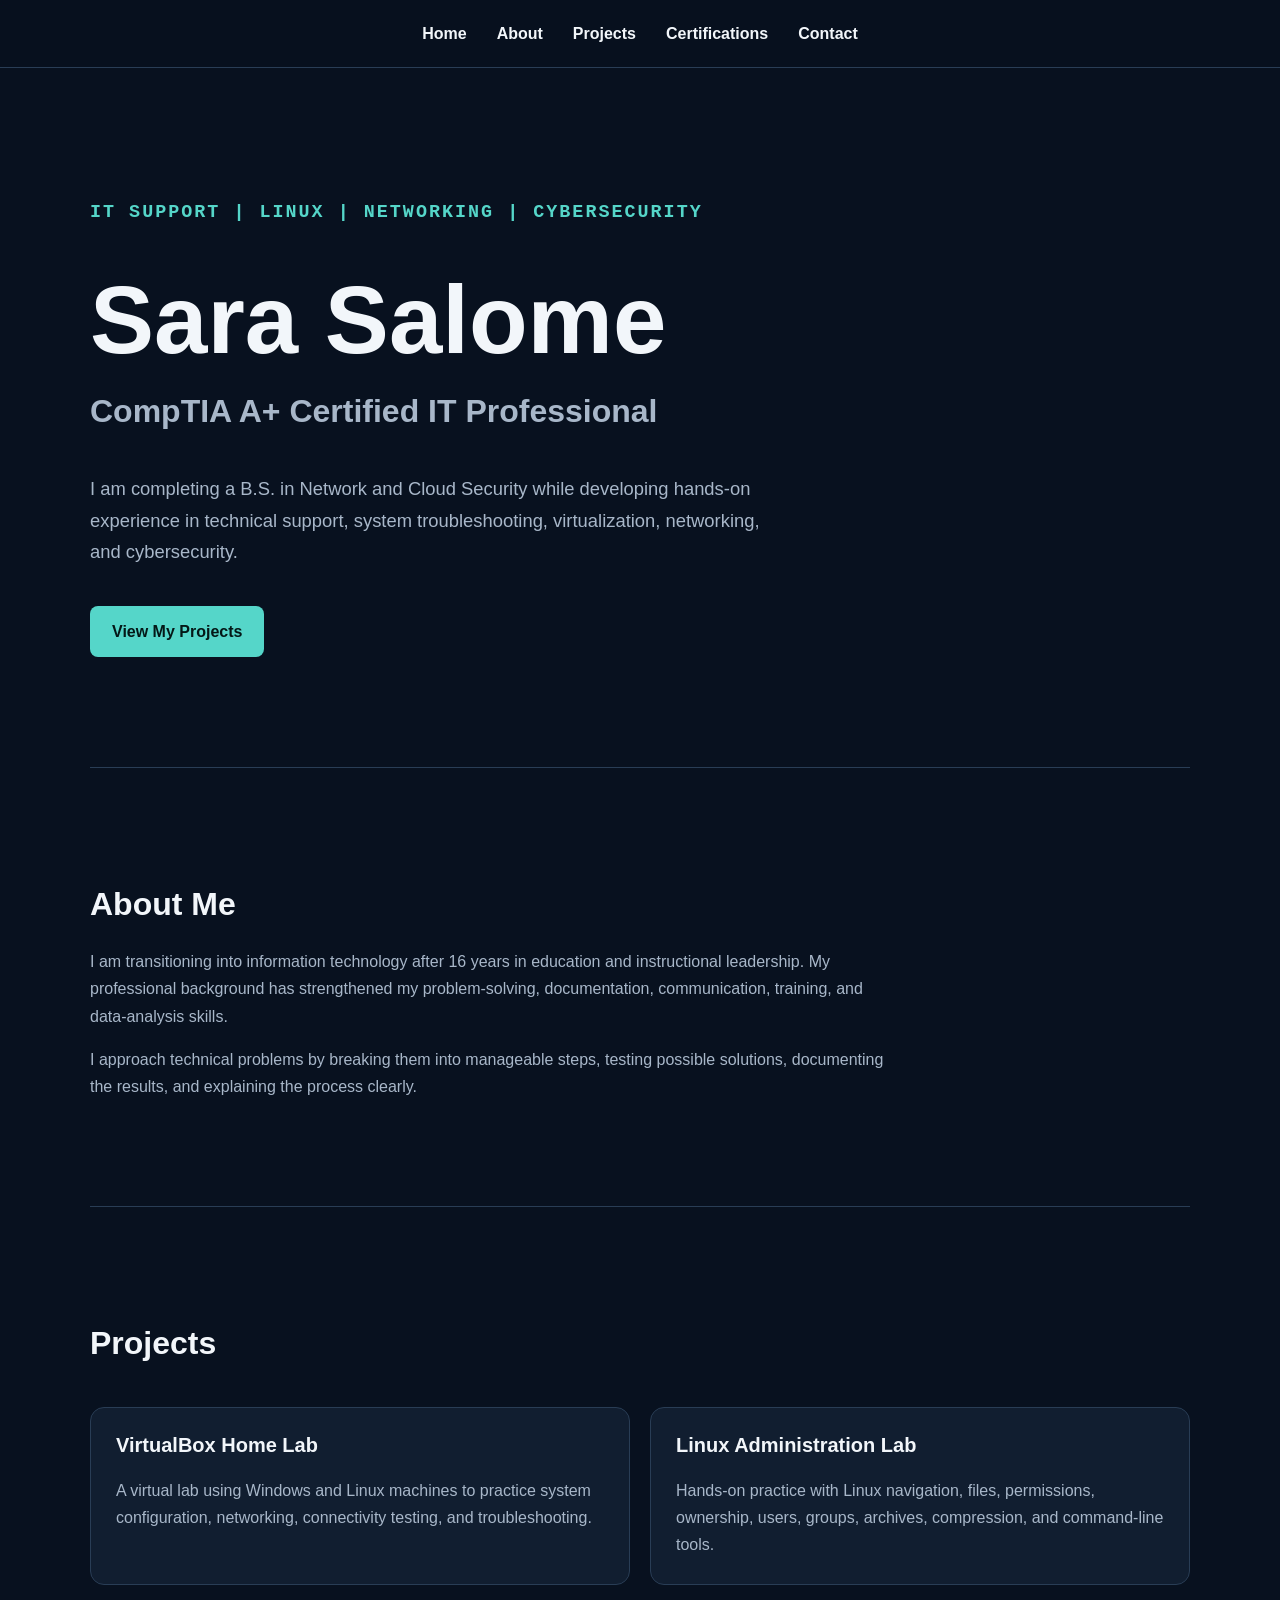
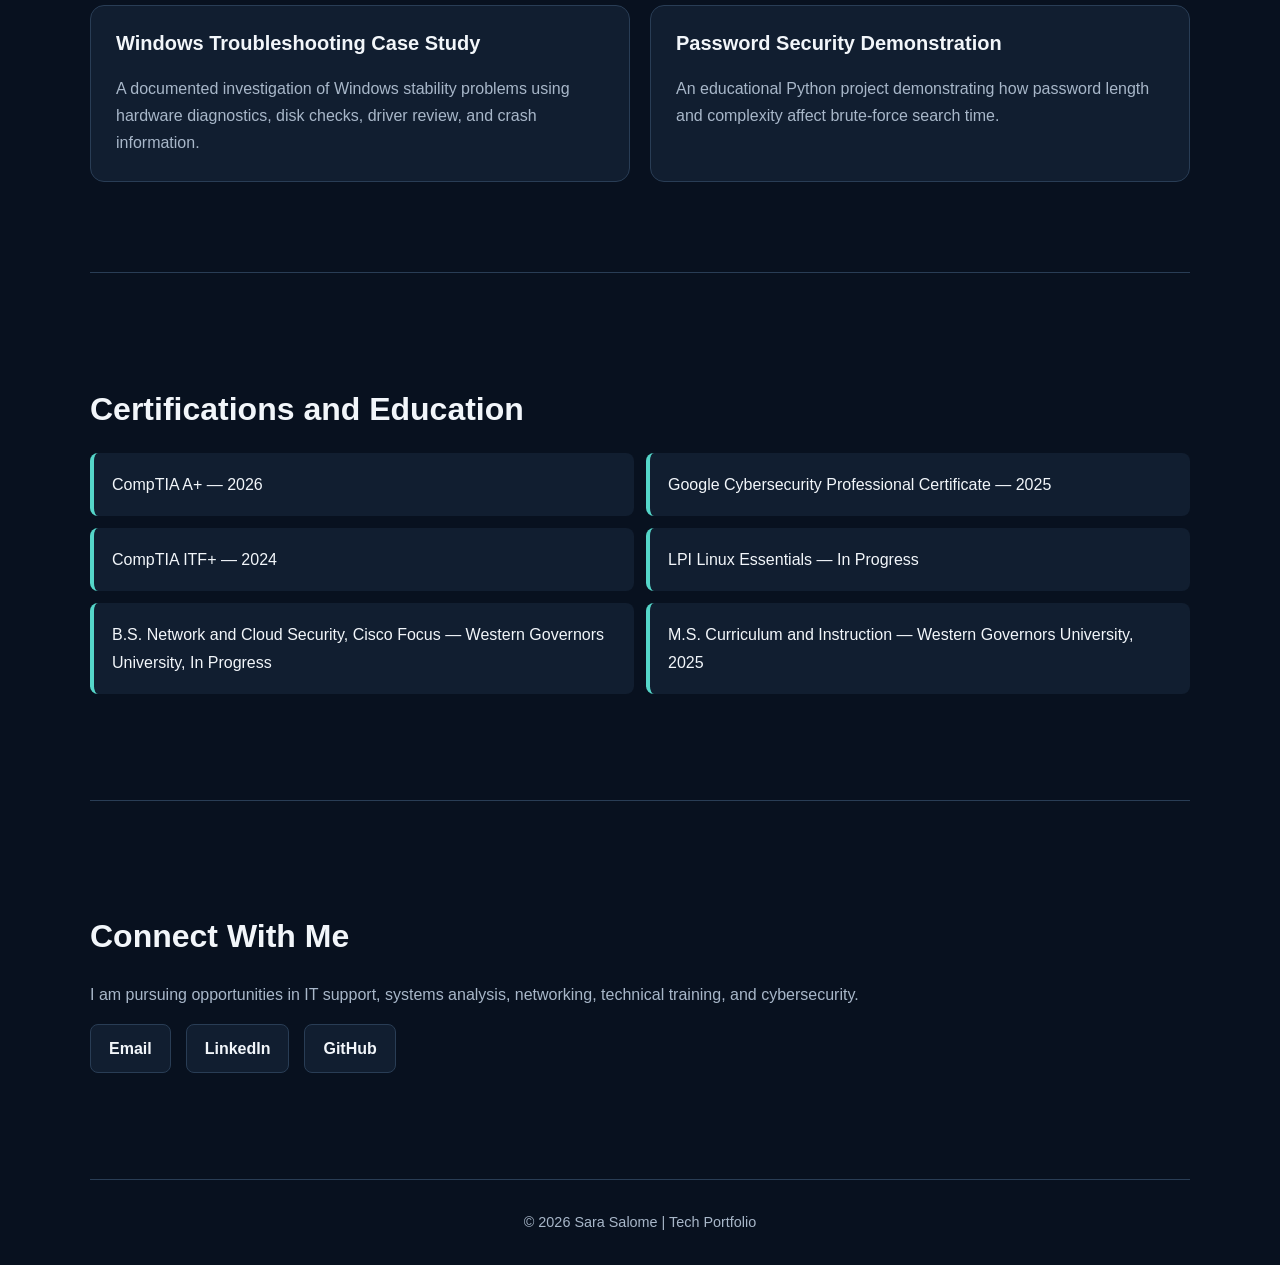
<file: index.html>
<!DOCTYPE html>
<html lang="en">

<head>
  <meta charset="UTF-8">
  <meta name="viewport" content="width=device-width, initial-scale=1.0">

  <meta
    name="description"
    content="Sara Salome's technology portfolio featuring IT support, Linux, networking, cybersecurity, and troubleshooting projects."
  >

  <title>Sara Salome | Tech Portfolio</title>

  <link rel="stylesheet" href="style.css">
</head>

<body>

  <header>
    <nav>
      <a href="#home">Home</a>
      <a href="#about">About</a>
      <a href="#projects">Projects</a>
      <a href="#certifications">Certifications</a>
      <a href="#contact">Contact</a>
    </nav>
  </header>

  <main>

    <section id="home">
      <p>IT Support | Linux | Networking | Cybersecurity</p>

      <h1>Sara Salome</h1>

      <h2>CompTIA A+ Certified IT Professional</h2>

      <p>
        I am completing a B.S. in Network and Cloud Security while
        developing hands-on experience in technical support, system
        troubleshooting, virtualization, networking, and cybersecurity.
      </p>

      <a href="#projects">View My Projects</a>
    </section>

    <section id="about">
      <h2>About Me</h2>

      <p>
        I am transitioning into information technology after 16 years
        in education and instructional leadership. My professional
        background has strengthened my problem-solving, documentation,
        communication, training, and data-analysis skills.
      </p>

      <p>
        I approach technical problems by breaking them into manageable
        steps, testing possible solutions, documenting the results, and
        explaining the process clearly.
      </p>
    </section>

    <section id="projects">
      <h2>Projects</h2>

      <article>
        <h3>VirtualBox Home Lab</h3>
        <p>
          A virtual lab using Windows and Linux machines to practice
          system configuration, networking, connectivity testing, and
          troubleshooting.
        </p>
      </article>

      <article>
        <h3>Linux Administration Lab</h3>
        <p>
          Hands-on practice with Linux navigation, files, permissions,
          ownership, users, groups, archives, compression, and
          command-line tools.
        </p>
      </article>

      <article>
        <h3>Windows Troubleshooting Case Study</h3>
        <p>
          A documented investigation of Windows stability problems
          using hardware diagnostics, disk checks, driver review, and
          crash information.
        </p>
      </article>

      <article>
        <h3>Password Security Demonstration</h3>
        <p>
          An educational Python project demonstrating how password
          length and complexity affect brute-force search time.
        </p>
      </article>
    </section>

    <section id="certifications">
      <h2>Certifications and Education</h2>

      <ul>
        <li>CompTIA A+ — 2026</li>
        <li>Google Cybersecurity Professional Certificate — 2025</li>
        <li>CompTIA ITF+ — 2024</li>
        <li>LPI Linux Essentials — In Progress</li>
        <li>
          B.S. Network and Cloud Security, Cisco Focus —
          Western Governors University, In Progress
        </li>
        <li>
          M.S. Curriculum and Instruction —
          Western Governors University, 2025
        </li>
      </ul>
    </section>

    <section id="contact">
      <h2>Connect With Me</h2>

      <p>
        I am pursuing opportunities in IT support, systems analysis,
        networking, technical training, and cybersecurity.
      </p>

      <ul>
        <li>
          <a href="mailto:Sara.Salome9@gmail.com">Email</a>
        </li>

        <li>
          <a
            href="https://www.linkedin.com/in/SaraSalome"
            target="_blank"
            rel="noopener noreferrer"
          >
            LinkedIn
          </a>
        </li>

        <li>
          <a
            href="https://github.com/BostonGeorg3"
            target="_blank"
            rel="noopener noreferrer"
          >
            GitHub
          </a>
        </li>
      </ul>
    </section>

  </main>

  <footer>
    <p>© 2026 Sara Salome | Tech Portfolio</p>
  </footer>

</body>

</html>
</file>
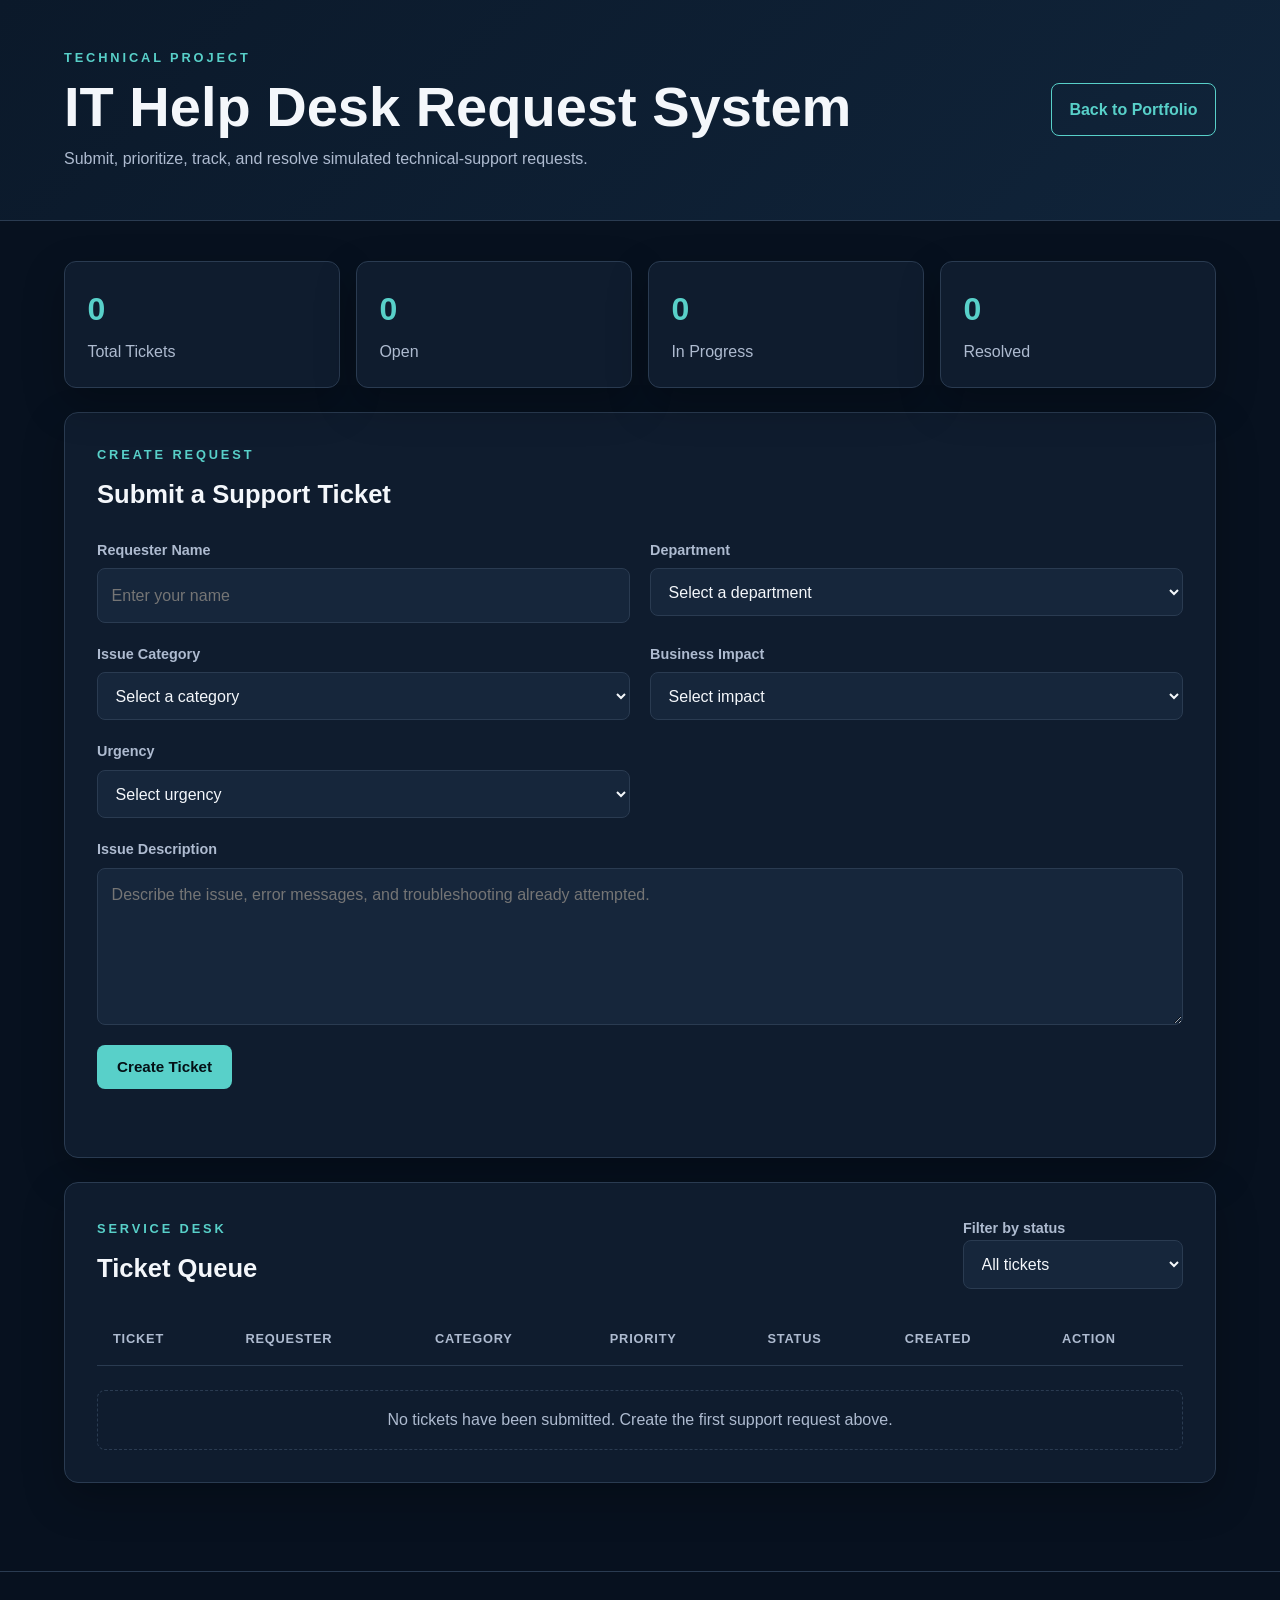
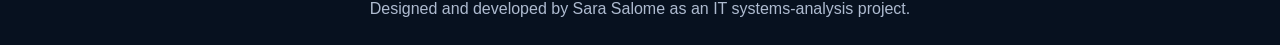
<file: projects/help-desk-request-system/index.html>
<!DOCTYPE html>
<html lang="en">
<head>
  <meta charset="UTF-8">
  <meta name="viewport" content="width=device-width, initial-scale=1.0">
  <meta
    name="description"
    content="A browser-based IT help desk request system created by Sara Salome."
  >
  <title>IT Help Desk Request System</title>
  <link rel="stylesheet" href="style.css">
</head>

<body>
  <header class="site-header">
    <div>
      <p class="eyebrow">TECHNICAL PROJECT</p>
      <h1>IT Help Desk Request System</h1>
      <p class="subtitle">
        Submit, prioritize, track, and resolve simulated technical-support requests.
      </p>
    </div>

    <a class="portfolio-link" href="../../index.html">Back to Portfolio</a>
  </header>

  <main>
    <section class="dashboard" aria-label="Ticket summary">
      <article class="summary-card">
        <span id="total-count">0</span>
        <p>Total Tickets</p>
      </article>

      <article class="summary-card">
        <span id="open-count">0</span>
        <p>Open</p>
      </article>

      <article class="summary-card">
        <span id="progress-count">0</span>
        <p>In Progress</p>
      </article>

      <article class="summary-card">
        <span id="resolved-count">0</span>
        <p>Resolved</p>
      </article>
    </section>

    <section class="panel">
      <div class="section-heading">
        <p class="eyebrow">CREATE REQUEST</p>
        <h2>Submit a Support Ticket</h2>
      </div>

      <form id="ticket-form">
        <div class="form-grid">
          <div class="form-group">
            <label for="requester">Requester Name</label>
            <input
              id="requester"
              name="requester"
              type="text"
              placeholder="Enter your name"
              required
            >
          </div>

          <div class="form-group">
            <label for="department">Department</label>
            <select id="department" name="department" required>
              <option value="">Select a department</option>
              <option value="Operations">Operations</option>
              <option value="Finance">Finance</option>
              <option value="Human Resources">Human Resources</option>
              <option value="Sales">Sales</option>
              <option value="Information Technology">
                Information Technology
              </option>
            </select>
          </div>

          <div class="form-group">
            <label for="category">Issue Category</label>
            <select id="category" name="category" required>
              <option value="">Select a category</option>
              <option value="Account Access">Account Access</option>
              <option value="Hardware">Hardware</option>
              <option value="Software">Software</option>
              <option value="Network">Network</option>
              <option value="Security">Security</option>
              <option value="Other">Other</option>
            </select>
          </div>

          <div class="form-group">
            <label for="impact">Business Impact</label>
            <select id="impact" name="impact" required>
              <option value="">Select impact</option>
              <option value="1">One user affected</option>
              <option value="2">Multiple users affected</option>
              <option value="3">Department unable to work</option>
            </select>
          </div>

          <div class="form-group">
            <label for="urgency">Urgency</label>
            <select id="urgency" name="urgency" required>
              <option value="">Select urgency</option>
              <option value="1">Normal</option>
              <option value="2">Time-sensitive</option>
              <option value="3">Immediate attention required</option>
            </select>
          </div>

          <div class="form-group full-width">
            <label for="description">Issue Description</label>
            <textarea
              id="description"
              name="description"
              rows="5"
              placeholder="Describe the issue, error messages, and troubleshooting already attempted."
              required
            ></textarea>
          </div>
        </div>

        <button type="submit">Create Ticket</button>
        <p id="form-message" class="form-message" aria-live="polite"></p>
      </form>
    </section>

    <section class="panel">
      <div class="ticket-header">
        <div class="section-heading">
          <p class="eyebrow">SERVICE DESK</p>
          <h2>Ticket Queue</h2>
        </div>

        <div class="filter-group">
          <label for="status-filter">Filter by status</label>
          <select id="status-filter">
            <option value="All">All tickets</option>
            <option value="Open">Open</option>
            <option value="In Progress">In Progress</option>
            <option value="Resolved">Resolved</option>
          </select>
        </div>
      </div>

      <div class="table-wrapper">
        <table>
          <thead>
            <tr>
              <th>Ticket</th>
              <th>Requester</th>
              <th>Category</th>
              <th>Priority</th>
              <th>Status</th>
              <th>Created</th>
              <th>Action</th>
            </tr>
          </thead>

          <tbody id="ticket-list"></tbody>
        </table>

        <p id="empty-state">
          No tickets have been submitted. Create the first support request above.
        </p>
      </div>
    </section>
  </main>

  <footer>
    <p>Designed and developed by Sara Salome as an IT systems-analysis project.</p>
  </footer>

  <script src="script.js"></script>
</body>
</html>
</file>
<file: style.css>
/* ---------- Base settings ---------- */

:root {
  --background: #08111f;
  --surface: #111e30;
  --surface-light: #17283e;
  --text: #f2f6fa;
  --muted-text: #a8b7c9;
  --accent: #55d6c9;
  --border: #293d55;
  --maximum-width: 1100px;
}

* {
  box-sizing: border-box;
}

html {
  scroll-behavior: smooth;
}

body {
  margin: 0;
  background-color: var(--background);
  color: var(--text);
  font-family: Arial, Helvetica, sans-serif;
  font-size: 16px;
  line-height: 1.7;
}

a {
  color: var(--accent);
}

h1,
h2,
h3 {
  line-height: 1.2;
}

h1 {
  margin: 15px 0;
  font-size: clamp(3rem, 8vw, 6rem);
}

h2 {
  margin-bottom: 25px;
  font-size: 2rem;
}

h3 {
  margin-top: 0;
  font-size: 1.25rem;
}

p {
  color: var(--muted-text);
}

/* ---------- Navigation ---------- */

header {
  position: sticky;
  top: 0;
  z-index: 10;
  background-color: rgba(8, 17, 31, 0.95);
  border-bottom: 1px solid var(--border);
}

nav {
  display: flex;
  justify-content: center;
  gap: 30px;
  max-width: var(--maximum-width);
  margin: auto;
  padding: 20px;
}

nav a {
  color: var(--text);
  font-weight: bold;
  text-decoration: none;
}

nav a:hover {
  color: var(--accent);
}

/* ---------- Page layout ---------- */

main {
  width: min(90%, var(--maximum-width));
  margin: auto;
}

section {
  padding: 90px 0;
  border-bottom: 1px solid var(--border);
}

/* ---------- Home section ---------- */

#home {
  display: flex;
  min-height: 700px;
  flex-direction: column;
  justify-content: center;
  align-items: flex-start;
}

#home > p:first-child {
  color: var(--accent);
  font-family: Consolas, Monaco, monospace;
  font-weight: bold;
  letter-spacing: 2px;
  text-transform: uppercase;
}

#home h2 {
  margin-top: 0;
  color: var(--muted-text);
}

#home p {
  max-width: 700px;
  font-size: 1.15rem;
}

#home > a {
  display: inline-block;
  margin-top: 20px;
  padding: 12px 22px;
  background-color: var(--accent);
  color: #041817;
  border-radius: 8px;
  font-weight: bold;
  text-decoration: none;
}

#home > a:hover {
  transform: translateY(-2px);
}

/* ---------- About section ---------- */

#about p {
  max-width: 800px;
}

/* ---------- Project cards ---------- */

#projects {
  display: grid;
  grid-template-columns: repeat(2, 1fr);
  gap: 20px;
}

#projects > h2 {
  grid-column: 1 / -1;
}

article {
  padding: 25px;
  background-color: var(--surface);
  border: 1px solid var(--border);
  border-radius: 14px;
  transition:
    transform 0.2s ease,
    border-color 0.2s ease;
}

article:hover {
  transform: translateY(-5px);
  border-color: var(--accent);
}

article p {
  margin-bottom: 0;
}

/* ---------- Certifications ---------- */

#certifications ul {
  display: grid;
  grid-template-columns: repeat(2, 1fr);
  gap: 12px;
  padding: 0;
  list-style: none;
}

#certifications li {
  padding: 18px;
  background-color: var(--surface);
  border-left: 4px solid var(--accent);
  border-radius: 8px;
}

/* ---------- Contact ---------- */

#contact ul {
  display: flex;
  gap: 15px;
  padding: 0;
  list-style: none;
}

#contact a {
  display: inline-block;
  padding: 10px 18px;
  background-color: var(--surface);
  border: 1px solid var(--border);
  border-radius: 8px;
  color: var(--text);
  font-weight: bold;
  text-decoration: none;
}

#contact a:hover {
  border-color: var(--accent);
  color: var(--accent);
}

/* ---------- Footer ---------- */

footer {
  padding: 30px 20px;
  text-align: center;
}

footer p {
  margin: 0;
  font-size: 0.9rem;
}

/* ---------- Mobile layout ---------- */

@media (max-width: 700px) {
  nav {
    flex-wrap: wrap;
    gap: 15px;
  }

  section {
    padding: 65px 0;
  }

  #home {
    min-height: 600px;
  }

  #projects {
    grid-template-columns: 1fr;
  }

  #certifications ul {
    grid-template-columns: 1fr;
  }

  #contact ul {
    flex-direction: column;
  }

  #contact a {
    width: 100%;
    text-align: center;
  }
}
</file>
<file: projects/help-desk-request-system/style.css>
:root {
  --background: #07111f;
  --surface: #0f1c2e;
  --surface-light: #16263b;
  --border: #2a3b51;
  --text: #f4f7fb;
  --muted: #aebbd0;
  --accent: #58d0c9;
  --accent-dark: #35aaa4;
  --high: #ff6b6b;
  --medium: #f7c948;
  --low: #62d394;
  --shadow: 0 16px 40px rgba(0, 0, 0, 0.25);
}

* {
  box-sizing: border-box;
}

html {
  scroll-behavior: smooth;
}

body {
  margin: 0;
  min-height: 100vh;
  background: var(--background);
  color: var(--text);
  font-family: Arial, Helvetica, sans-serif;
  line-height: 1.6;
}

.site-header {
  display: flex;
  justify-content: space-between;
  align-items: center;
  gap: 2rem;
  padding: 3rem max(5%, calc((100% - 1200px) / 2));
  border-bottom: 1px solid var(--border);
  background: linear-gradient(135deg, #0b192a, #10243a);
}

h1,
h2,
p {
  margin-top: 0;
}

h1 {
  margin-bottom: 0.5rem;
  font-size: clamp(2rem, 5vw, 3.5rem);
  line-height: 1.1;
}

h2 {
  margin-bottom: 0;
  font-size: 1.6rem;
}

.eyebrow {
  margin-bottom: 0.5rem;
  color: var(--accent);
  font-size: 0.8rem;
  font-weight: 700;
  letter-spacing: 0.18rem;
}

.subtitle {
  max-width: 700px;
  margin-bottom: 0;
  color: var(--muted);
}

.portfolio-link {
  flex-shrink: 0;
  padding: 0.8rem 1.1rem;
  border: 1px solid var(--accent);
  border-radius: 8px;
  color: var(--accent);
  font-weight: 700;
  text-decoration: none;
  transition: 0.2s ease;
}

.portfolio-link:hover {
  background: var(--accent);
  color: #041016;
}

main {
  width: min(1200px, 90%);
  margin: 0 auto;
  padding: 2.5rem 0 4rem;
}

.dashboard {
  display: grid;
  grid-template-columns: repeat(4, 1fr);
  gap: 1rem;
  margin-bottom: 1.5rem;
}

.summary-card {
  padding: 1.4rem;
  border: 1px solid var(--border);
  border-radius: 12px;
  background: var(--surface);
  box-shadow: var(--shadow);
}

.summary-card span {
  display: block;
  margin-bottom: 0.25rem;
  color: var(--accent);
  font-size: 2rem;
  font-weight: 700;
}

.summary-card p {
  margin-bottom: 0;
  color: var(--muted);
}

.panel {
  margin-bottom: 1.5rem;
  padding: 2rem;
  border: 1px solid var(--border);
  border-radius: 14px;
  background: var(--surface);
  box-shadow: var(--shadow);
}

.section-heading {
  margin-bottom: 1.5rem;
}

.form-grid {
  display: grid;
  grid-template-columns: repeat(2, 1fr);
  gap: 1.25rem;
}

.form-group {
  display: flex;
  flex-direction: column;
  gap: 0.4rem;
}

.full-width {
  grid-column: 1 / -1;
}

label {
  color: var(--muted);
  font-size: 0.9rem;
  font-weight: 700;
}

input,
select,
textarea {
  width: 100%;
  padding: 0.85rem;
  border: 1px solid var(--border);
  border-radius: 8px;
  outline: none;
  background: var(--surface-light);
  color: var(--text);
  font: inherit;
}

textarea {
  resize: vertical;
}

input:focus,
select:focus,
textarea:focus {
  border-color: var(--accent);
  box-shadow: 0 0 0 3px rgba(88, 208, 201, 0.15);
}

button {
  margin-top: 1.25rem;
  padding: 0.85rem 1.25rem;
  border: 0;
  border-radius: 8px;
  background: var(--accent);
  color: #041016;
  font-size: 0.95rem;
  font-weight: 700;
  cursor: pointer;
  transition: 0.2s ease;
}

button:hover {
  background: var(--accent-dark);
  transform: translateY(-1px);
}

.form-message {
  min-height: 1.5rem;
  margin: 0.75rem 0 0;
  color: var(--accent);
  font-weight: 700;
}

.ticket-header {
  display: flex;
  justify-content: space-between;
  align-items: flex-end;
  gap: 2rem;
}

.filter-group {
  width: 220px;
  margin-bottom: 1.5rem;
}

.table-wrapper {
  overflow-x: auto;
}

table {
  width: 100%;
  border-collapse: collapse;
}

th,
td {
  padding: 1rem;
  border-bottom: 1px solid var(--border);
  text-align: left;
  vertical-align: middle;
}

th {
  color: var(--muted);
  font-size: 0.8rem;
  letter-spacing: 0.05rem;
  text-transform: uppercase;
}

.status-select {
  min-width: 125px;
  padding: 0.55rem;
}

.priority {
  display: inline-block;
  min-width: 76px;
  padding: 0.25rem 0.6rem;
  border-radius: 999px;
  color: #08101b;
  font-size: 0.8rem;
  font-weight: 700;
  text-align: center;
}

.priority-high {
  background: var(--high);
}

.priority-medium {
  background: var(--medium);
}

.priority-low {
  background: var(--low);
}

.delete-button {
  margin: 0;
  padding: 0.55rem 0.75rem;
  background: transparent;
  color: var(--high);
  border: 1px solid var(--high);
}

.delete-button:hover {
  background: var(--high);
  color: #ffffff;
}

#empty-state {
  margin: 1.5rem 0 0;
  padding: 1rem;
  border: 1px dashed var(--border);
  border-radius: 8px;
  color: var(--muted);
  text-align: center;
}

footer {
  padding: 1.5rem;
  border-top: 1px solid var(--border);
  color: var(--muted);
  text-align: center;
}

footer p {
  margin: 0;
}

@media (max-width: 800px) {
  .site-header,
  .ticket-header {
    align-items: flex-start;
    flex-direction: column;
  }

  .dashboard {
    grid-template-columns: repeat(2, 1fr);
  }

  .form-grid {
    grid-template-columns: 1fr;
  }

  .full-width {
    grid-column: auto;
  }

  .filter-group {
    width: 100%;
  }
}

@media (max-width: 500px) {
  .dashboard {
    grid-template-columns: 1fr;
  }

  .panel {
    padding: 1.25rem;
  }
}
</file>
